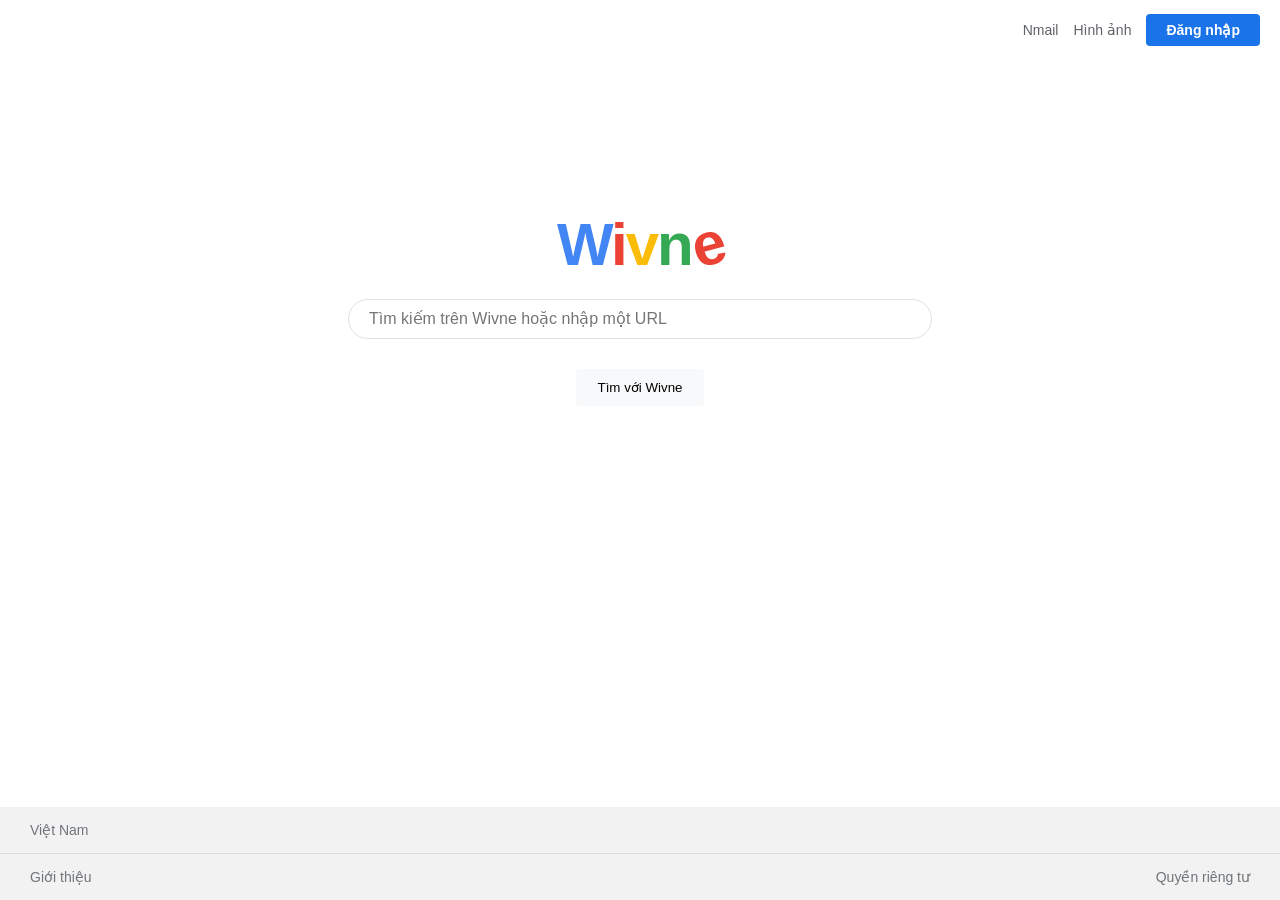
<file: index.html>
<!DOCTYPE html>
<html lang="vi">
<head>
    <meta charset="UTF-8">
    <title>Wivne Search</title>
    <link rel="stylesheet" href="style.css">
</head>
<body>
    <header>
        <a href="login.html">Nmail</a>
        <a href="#">Hình ảnh</a>
        <a href="login.html" class="btn-login">Đăng nhập</a>
    </header>

    <div style="text-align: center; margin-top: 150px;">
        <a href="index.html" class="logo-text">
            <span class="blue">W</span><span class="red">i</span><span class="yellow">v</span><span class="green">n</span><span class="red tilt">e</span>
        </a>
        
        <form action="results.html" method="GET" class="search-form">
            <div class="search-box">
                <input type="text" name="q" placeholder="Tìm kiếm trên Wivne hoặc nhập một URL" required>
            </div>
            <div style="margin-top: 30px;">
                <button type="submit" style="padding: 10px 20px; cursor: pointer; background: #f8f9fa; border: 1px solid #f8f9fa; border-radius: 4px;">Tìm với Wivne</button>
            </div>
        </form>
    </div>

    <footer>
        <div class="footer-top">Việt Nam</div>
        <div class="footer-bottom">
            <div><a href="#" style="margin-right:15px; color:#70757a; text-decoration:none;">Giới thiệu</a></div>
            <div><a href="#" style="margin-left:15px; color:#70757a; text-decoration:none;">Quyền riêng tư</a></div>
        </div>
    </footer>
</body>
</html>
</file>
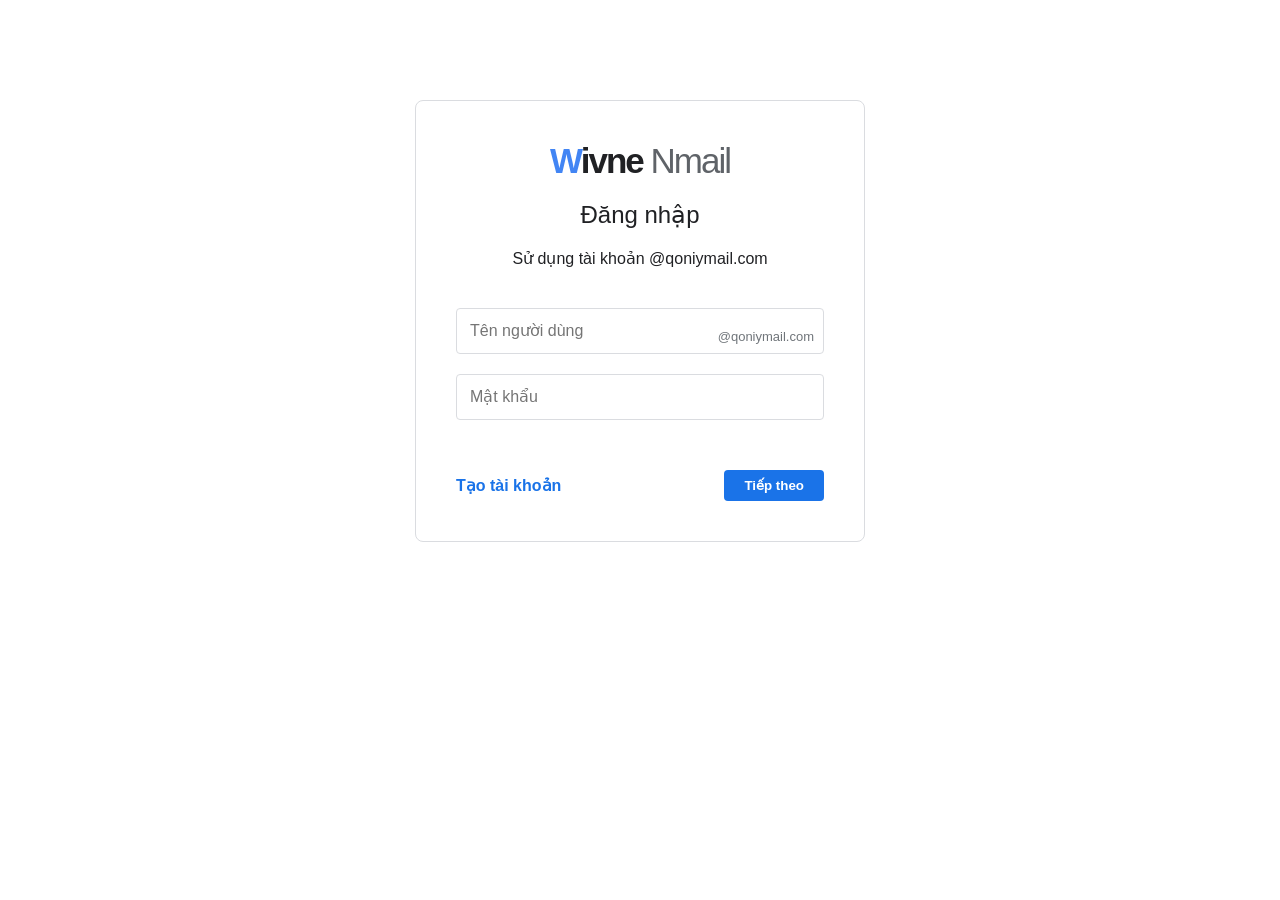
<file: login.html>
<!DOCTYPE html>
<html lang="vi">
<head>
    <meta charset="UTF-8">
    <title>Đăng nhập Nmail</title>
    <link rel="stylesheet" href="style.css">
    <style>
        .login-box { 
            width: 450px; margin: 100px auto; padding: 40px; 
            border: 1px solid #dadce0; border-radius: 8px; text-align: center; 
        }
        .input-field { width: 100%; padding: 13px; margin: 10px 0; border: 1px solid #dadce0; border-radius: 4px; font-size: 16px; }
        .suffix { display: block; text-align: right; color: #70757a; font-size: 13px; margin-top: -35px; margin-right: 10px; margin-bottom: 20px; }
    </style>
</head>
<body>
    <div class="login-box">
        <div class="logo-text" style="font-size: 35px;">
            <span class="blue">W</span>ivne <span style="color:#5f6368; font-weight: normal;">Nmail</span>
        </div>
        <h2 style="margin: 20px 0; font-weight: 400;">Đăng nhập</h2>
        <p>Sử dụng tài khoản @qoniymail.com</p>
        
        <form action="nmail.html" method="GET" style="text-align: left; margin-top: 30px;">
            <input type="text" class="input-field" placeholder="Tên người dùng" required>
            <span class="suffix">@qoniymail.com</span>
            <input type="password" class="input-field" placeholder="Mật khẩu" required>
            
            <div style="display: flex; justify-content: space-between; align-items: center; margin-top: 40px;">
                <a href="#" style="color:#1a73e8; text-decoration:none; font-weight:bold;">Tạo tài khoản</a>
                <button type="submit" class="btn-login" style="border:none; cursor:pointer;">Tiếp theo</button>
            </div>
        </form>
    </div>
</body>
</html>
</file>
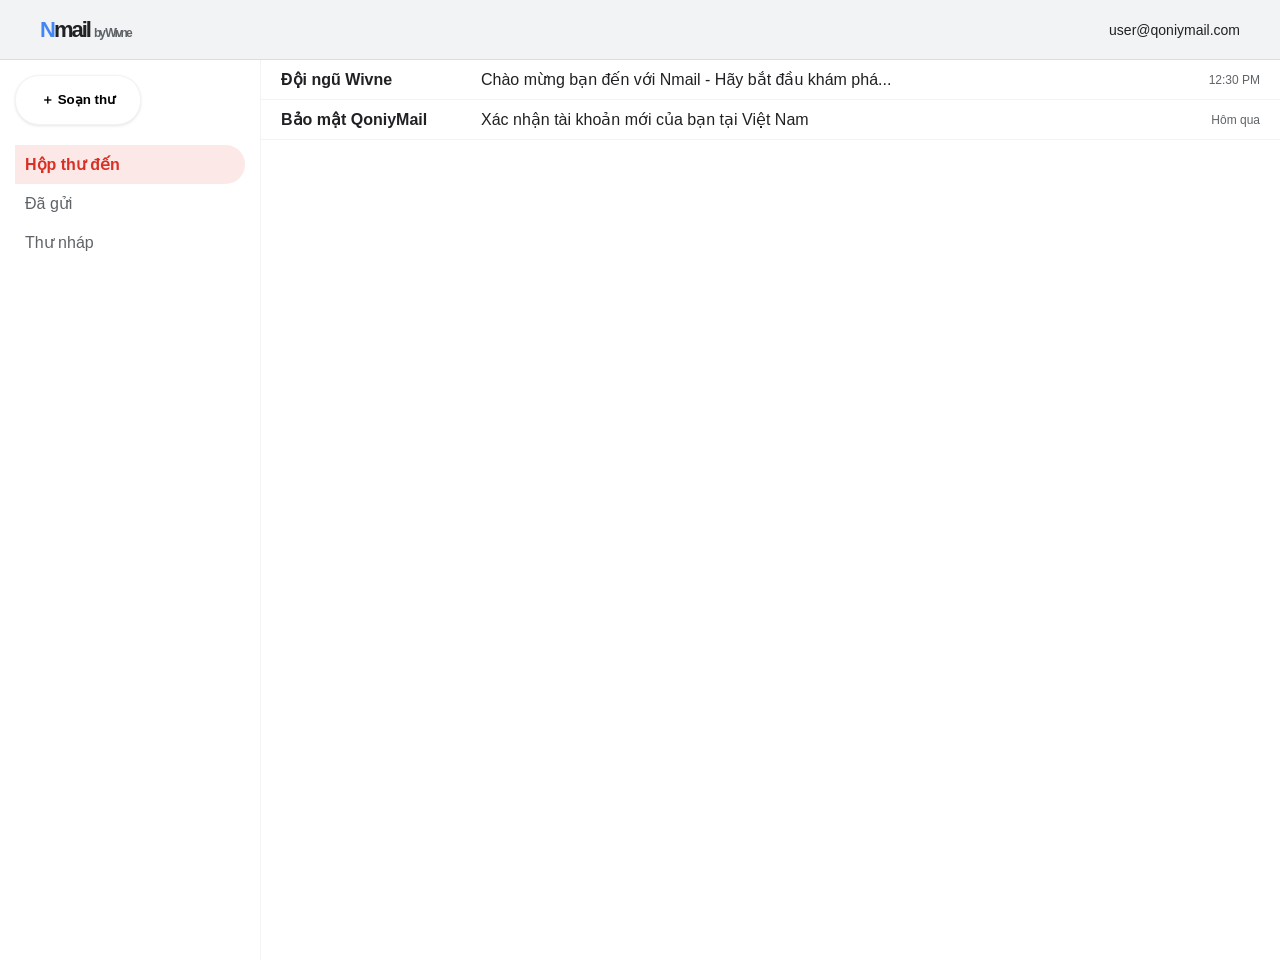
<file: nmail.html>
<!DOCTYPE html>
<html lang="vi">
<head>
    <meta charset="UTF-8">
    <title>Hộp thư đến - Nmail</title>
    <link rel="stylesheet" href="style.css">
    <style>
        .nmail-container { display: flex; height: 100vh; }
        .sidebar { width: 260px; padding: 15px; background: #fff; }
        .content { flex: 1; background: #fff; border-left: 1px solid #f1f3f4; }
        .btn-compose { 
            padding: 15px 25px; border-radius: 24px; border: 1px solid #f1f3f4; 
            background: #fff; box-shadow: 0 1px 3px rgba(0,0,0,0.1); cursor: pointer; font-weight: bold;
        }
        .mail-item { 
            display: flex; padding: 10px 20px; border-bottom: 1px solid #f1f3f4; 
            cursor: pointer; align-items: center; 
        }
        .mail-item:hover { box-shadow: inset 1px 0 0 #dadce0; background: #f2f2f2; }
    </style>
</head>
<body>
    <header style="background: #f1f3f4; border-bottom: 1px solid #ddd; justify-content: space-between;">
        <div class="logo-text" style="font-size: 22px; margin-left: 20px;">
            <span class="blue">N</span>mail <small style="font-size: 12px; color: #5f6368;">by Wivne</small>
        </div>
        <div style="margin-right: 20px; font-size: 14px;">user@qoniymail.com</div>
    </header>

    <div class="nmail-container">
        <div class="sidebar">
            <button class="btn-compose">＋ Soạn thư</button>
            <ul style="list-style:none; margin-top: 20px;">
                <li style="padding: 10px; background: #fce8e6; color: #d93025; border-radius: 0 20px 20px 0; font-weight: bold;">Hộp thư đến</li>
                <li style="padding: 10px; color: #5f6368;">Đã gửi</li>
                <li style="padding: 10px; color: #5f6368;">Thư nháp</li>
            </ul>
        </div>
        <div class="content">
            <div class="mail-item">
                <div style="width: 200px; font-weight: bold;">Đội ngũ Wivne</div>
                <div style="flex: 1;">Chào mừng bạn đến với Nmail - Hãy bắt đầu khám phá...</div>
                <div style="color: #5f6368; font-size: 12px;">12:30 PM</div>
            </div>
            <div class="mail-item">
                <div style="width: 200px; font-weight: bold;">Bảo mật QoniyMail</div>
                <div style="flex: 1;">Xác nhận tài khoản mới của bạn tại Việt Nam</div>
                <div style="color: #5f6368; font-size: 12px;">Hôm qua</div>
            </div>
        </div>
    </div>
</body>
</html>
</file>
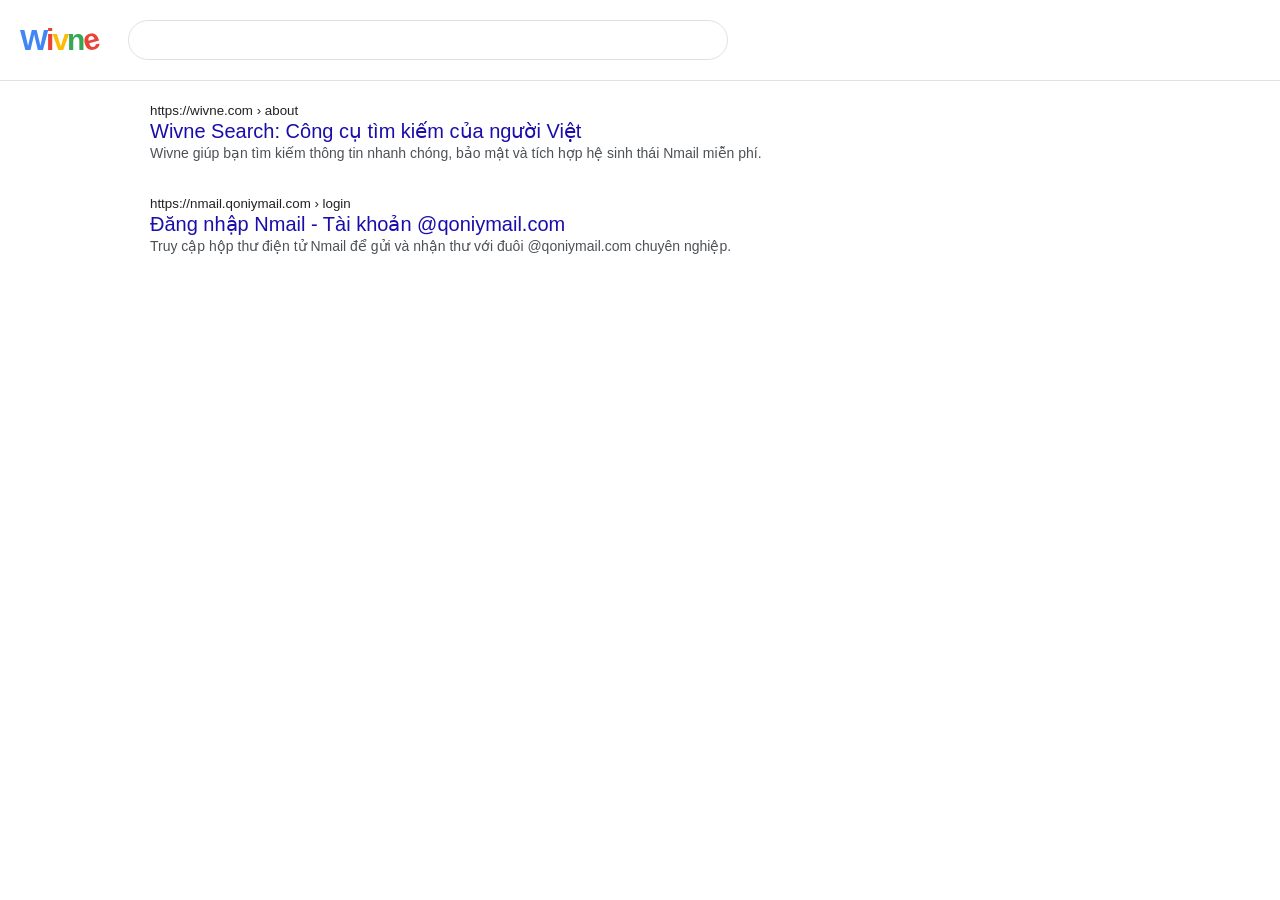
<file: results.html>
<!DOCTYPE html>
<html lang="vi">
<head>
    <meta charset="UTF-8">
    <title>Kết quả tìm kiếm - Wivne</title>
    <link rel="stylesheet" href="style.css">
    <style>
        .result-item { margin: 20px 0 30px 150px; max-width: 650px; }
        .result-item a { font-size: 20px; color: #1a0dab; text-decoration: none; }
        .result-item p { color: #4d5156; line-height: 1.5; font-size: 14px; }
    </style>
</head>
<body>
    <div style="display: flex; align-items: center; padding: 20px; border-bottom: 1px solid #dfe1e5;">
        <a href="index.html" class="logo-text" style="font-size: 30px; margin-right: 30px;">
            <span class="blue">W</span><span class="red">i</span><span class="yellow">v</span><span class="green">n</span><span class="red tilt">e</span>
        </a>
        <form action="results.html" method="GET" style="flex: 1; max-width: 600px;">
            <div class="search-box" style="margin-top: 0;">
                <input type="text" id="res-input" name="q">
            </div>
        </form>
    </div>

    <div id="results-area">
        <!-- Kết quả giả lập -->
        <div class="result-item">
            <small>https://wivne.com › about</small><br>
            <a href="#">Wivne Search: Công cụ tìm kiếm của người Việt</a>
            <p>Wivne giúp bạn tìm kiếm thông tin nhanh chóng, bảo mật và tích hợp hệ sinh thái Nmail miễn phí.</p>
        </div>
        <div class="result-item">
            <small>https://nmail.qoniymail.com › login</small><br>
            <a href="login.html">Đăng nhập Nmail - Tài khoản @qoniymail.com</a>
            <p>Truy cập hộp thư điện tử Nmail để gửi và nhận thư với đuôi @qoniymail.com chuyên nghiệp.</p>
        </div>
    </div>

    <script>
        // Hiển thị từ khóa lên ô input
        const params = new URLSearchParams(window.location.search);
        document.getElementById('res-input').value = params.get('q');
    </script>
</body>
</html>
</file>
<file: style.css>
/* Tổng thể */
* { margin: 0; padding: 0; box-sizing: border-box; }
body { font-family: 'Segoe UI', Arial, sans-serif; background: #fff; color: #202124; }

/* Logo Wivne Đa sắc */
.logo-text { font-size: 60px; font-weight: bold; letter-spacing: -2px; cursor: pointer; text-decoration: none; }
.blue { color: #4285F4; }
.red { color: #EA4335; }
.yellow { color: #FBBC05; }
.green { color: #34A853; }
.tilt { display: inline-block; transform: rotate(-15deg); }

/* Header & Nav */
header { height: 60px; display: flex; justify-content: flex-end; align-items: center; padding: 0 20px; gap: 15px; }
header a { text-decoration: none; color: #5f6368; font-size: 14px; }
header a:hover { text-decoration: underline; }
.btn-login { background: #1a73e8; color: white !important; padding: 8px 20px; border-radius: 4px; font-weight: bold; }

/* Form tìm kiếm */
.search-form { width: 100%; max-width: 584px; margin: 0 auto; }
.search-box { 
    display: flex; align-items: center; border: 1px solid #dfe1e5; 
    border-radius: 24px; padding: 10px 20px; margin-top: 20px;
}
.search-box:hover { box-shadow: 0 1px 6px rgba(32,33,36,0.28); }
.search-box input { flex: 1; border: none; outline: none; font-size: 16px; }

/* Footer */
footer { position: fixed; bottom: 0; width: 100%; background: #f2f2f2; color: #70757a; font-size: 14px; }
.footer-top { padding: 15px 30px; border-bottom: 1px solid #dadce0; }
.footer-bottom { padding: 15px 30px; display: flex; justify-content: space-between; }
</file>
